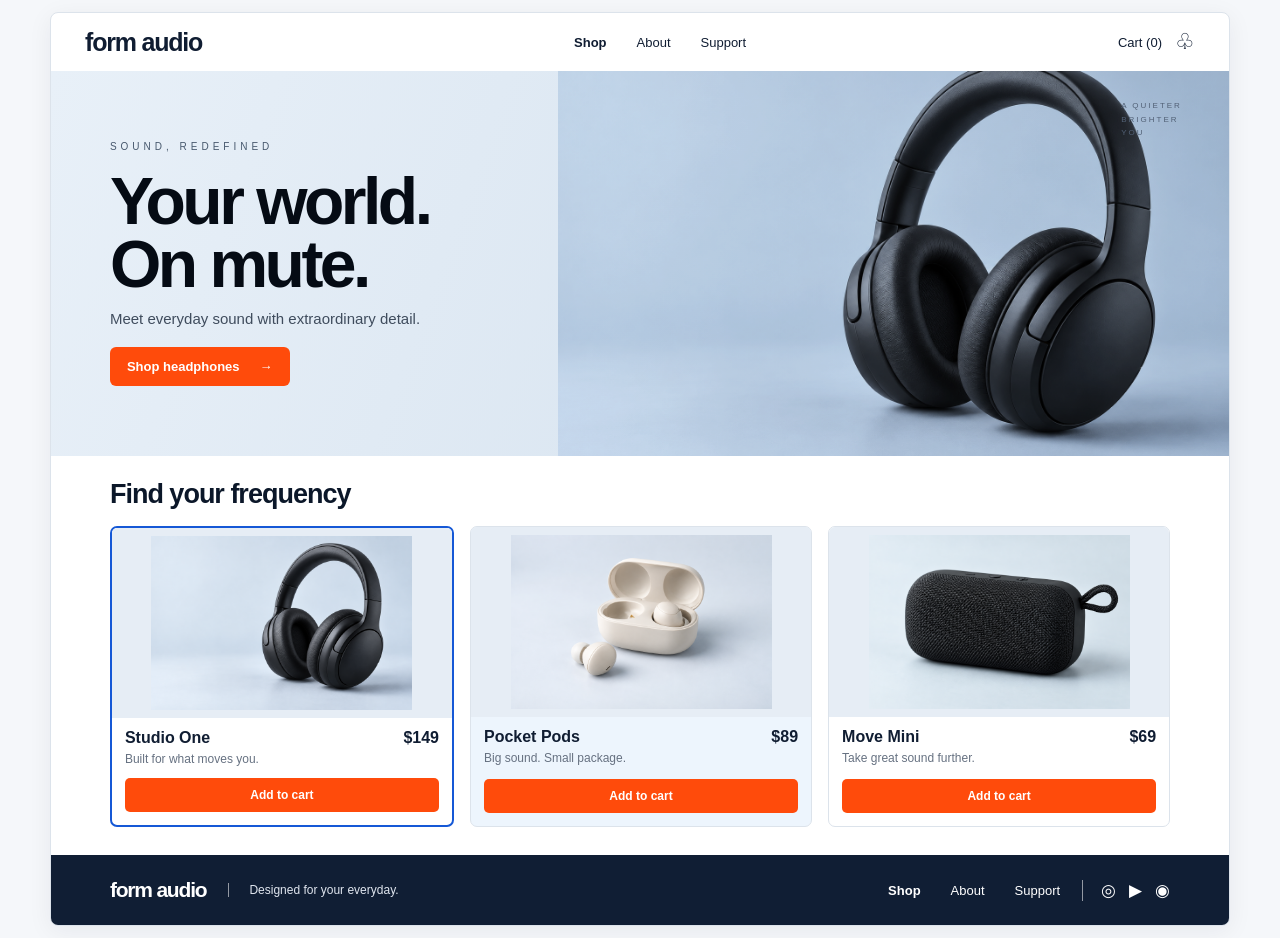
<file: week2/day4/Challenges/index.html>
<!DOCTYPE html>
<html lang="en">
<head>
  <meta charset="UTF-8">
  <meta name="viewport" content="width=device-width, initial-scale=1.0">
  <title>Form Audio | Sound, Redefined</title>
  <link rel="stylesheet" href="style.css">
</head>
<body>
<div class="store">
  <header class="site-header">
    <a class="brand" href="#">form audio</a>
    <nav aria-label="Main navigation" class="main-nav">
      <a href="#products">Shop</a><a href="#about">About</a><a href="#support">Support</a>
    </nav>
    <div class="cart">Cart (0) <span aria-hidden="true">♧</span></div>
  </header>
  <main>
    <section class="hero" aria-labelledby="hero-title">
      <div class="hero-copy">
        <p class="eyebrow">SOUND, REDEFINED</p>
        <h1 id="hero-title">Your world.<br>On mute.</h1>
        <p class="hero-description">Meet everyday sound with extraordinary detail.</p>
        <a class="shop-link" href="#products">Shop headphones <span aria-hidden="true">→</span></a>
      </div>
      <div class="hero-image"><img src="imgs/img3.png" alt="Black Form Audio over-ear headphones"></div>
      <p class="hero-note">A QUIETER<br>BRIGHTER<br>YOU</p>
    </section>
    <section class="products-section" id="products" aria-labelledby="products-title">
      <h2 id="products-title">Find your frequency</h2>
      <div class="product-grid">
        <article class="product-card featured">
          <div class="product-image"><img src="imgs/img3.png" alt="Studio One black over-ear headphones"></div>
          <div class="product-info"><div class="product-heading"><h3>Studio One</h3><p class="price">$149</p></div><p class="product-description">Built for what moves you.</p><button type="button">Add to cart</button></div>
        </article>
        <article class="product-card">
          <div class="product-image"><img src="imgs/img1.png" alt="Pocket Pods wireless earbuds and charging case"></div>
          <div class="product-info"><div class="product-heading"><h3>Pocket Pods</h3><p class="price">$89</p></div><p class="product-description">Big sound. Small package.</p><button type="button">Add to cart</button></div>
        </article>
        <article class="product-card">
          <div class="product-image"><img src="imgs/img2.png" alt="Move Mini compact black portable speaker"></div>
          <div class="product-info"><div class="product-heading"><h3>Move Mini</h3><p class="price">$69</p></div><p class="product-description">Take great sound further.</p><button type="button">Add to cart</button></div>
        </article>
      </div>
    </section>
  </main>
  <footer class="site-footer" id="about">
    <a class="footer-brand" href="#">form audio</a><p>Designed for your everyday.</p>
    <nav id="support" aria-label="Footer navigation"><a href="#products">Shop</a><a href="#about">About</a><a href="#support">Support</a></nav>
    <div class="social-links"><a href="#" aria-label="Instagram">◎</a><a href="#" aria-label="YouTube">▶</a><a href="#" aria-label="Spotify">◉</a></div>
  </footer>
</div>
</body>
</html>
</file>
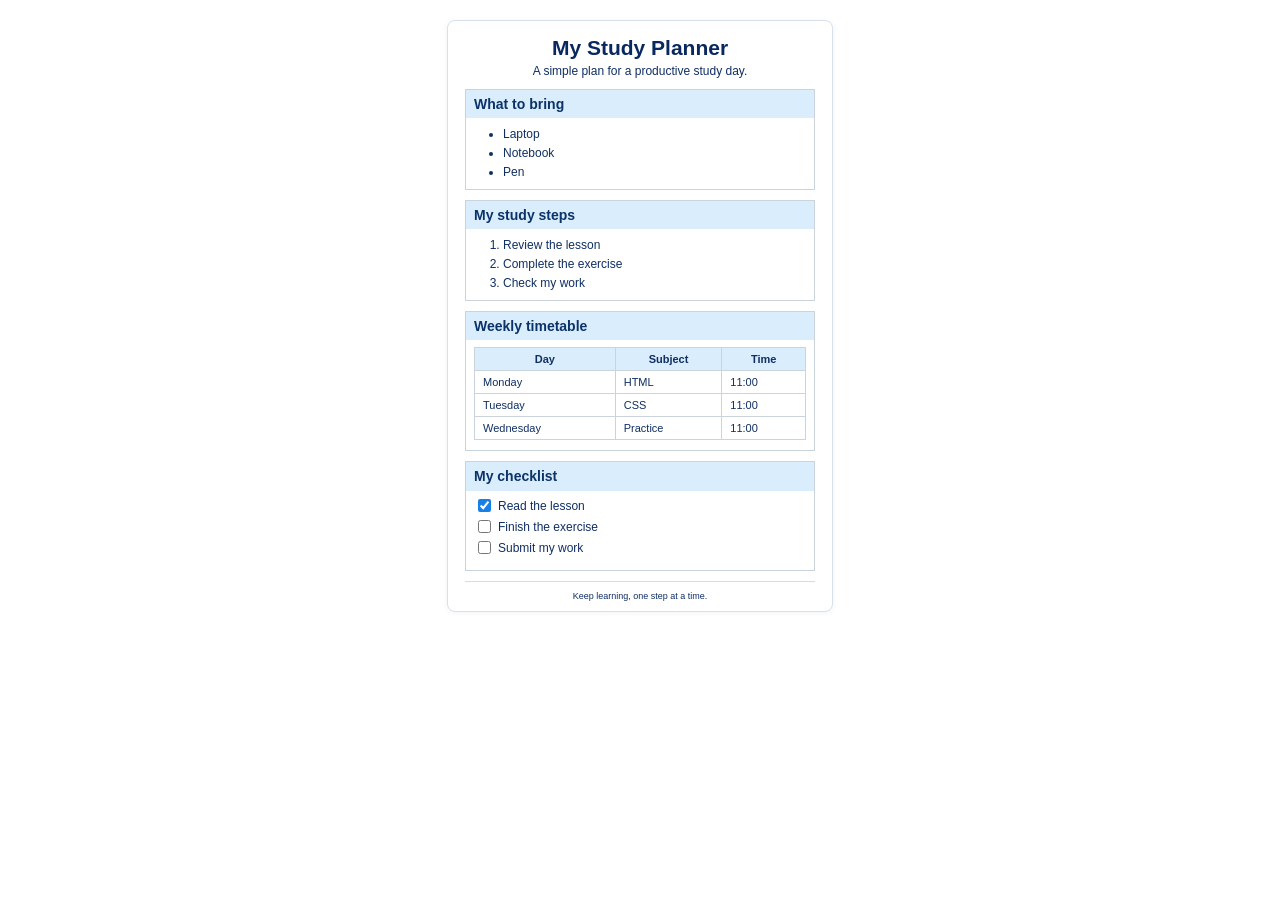
<file: week2/day4/Exercises/index.html>
<!DOCTYPE html>
<html lang="en">
<head>
    <meta charset="UTF-8">
    <meta name="viewport" content="width=device-width, initial-scale=1.0">
    <title>My Study Planner</title>
    <link rel="stylesheet" href="style.css">
</head>
<body>
    <div class="planner">
        <header class="page-header">
            <h1>My Study Planner</h1>
            <p>A simple plan for a productive study day.</p>
        </header>

        <main>
            <section class="planner-section">
                <h2>What to bring</h2>
                <ul>
                    <li>Laptop</li>
                    <li>Notebook</li>
                    <li>Pen</li>
                </ul>
            </section>

            <section class="planner-section">
                <h2>My study steps</h2>
                <ol>
                    <li>Review the lesson</li>
                    <li>Complete the exercise</li>
                    <li>Check my work</li>
                </ol>
            </section>

            <section class="planner-section">
                <h2>Weekly timetable</h2>
                <table>
                    <thead>
                        <tr>
                            <th>Day</th>
                            <th>Subject</th>
                            <th>Time</th>
                        </tr>
                    </thead>
                    <tbody>
                        <tr>
                            <td>Monday</td>
                            <td>HTML</td>
                            <td>11:00</td>
                        </tr>
                        <tr>
                            <td>Tuesday</td>
                            <td>CSS</td>
                            <td>11:00</td>
                        </tr>
                        <tr>
                            <td>Wednesday</td>
                            <td>Practice</td>
                            <td>11:00</td>
                        </tr>
                    </tbody>
                </table>
            </section>

            <section class="planner-section checklist">
                <h2>My checklist</h2>
                <div class="check-item">
                    <input type="checkbox" id="read-lesson" checked>
                    <label for="read-lesson">Read the lesson</label>
                </div>
                <div class="check-item">
                    <input type="checkbox" id="finish-exercise">
                    <label for="finish-exercise">Finish the exercise</label>
                </div>
                <div class="check-item">
                    <input type="checkbox" id="submit-work">
                    <label for="submit-work">Submit my work</label>
                </div>
            </section>
        </main>

        <footer>
            <p>Keep learning, one step at a time.</p>
        </footer>
    </div>
</body>
</html>
</file>
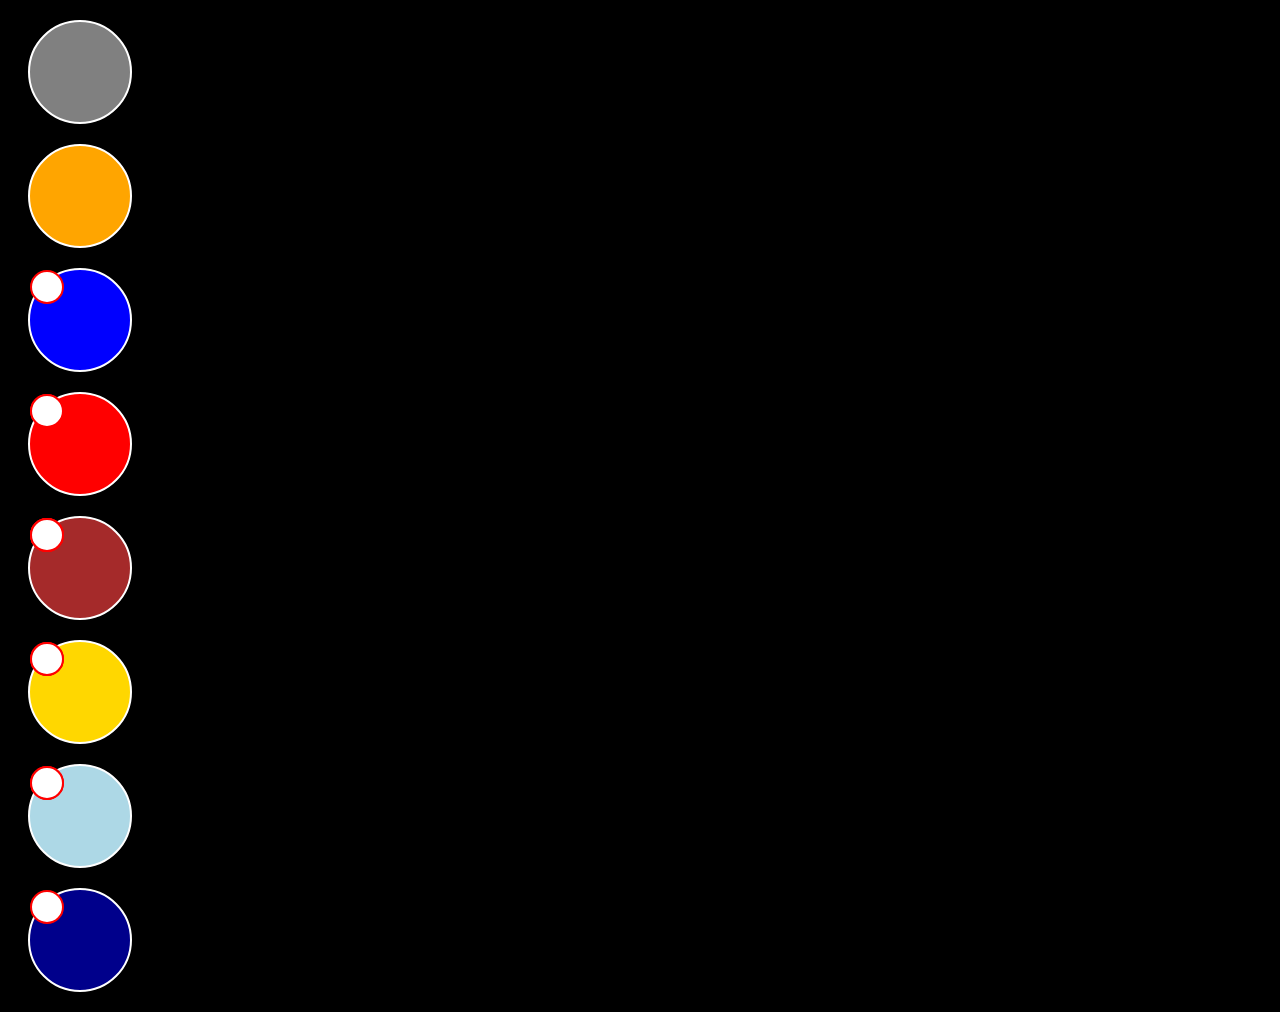
<file: week3/day1/Challenges/index.html>
<!DOCTYPE html>
<html>
<head>
    <title>Solar System</title>
    <style>
        body {
            background-color: black;
        }

        .planet {
            width: 100px;
            height: 100px;
            border-radius: 50%;
            position: relative;
            margin: 20px;
            border: 2px solid white;
        }

        .moon {
            position: absolute;
            width: 30px;
            height: 30px;
            border-radius: 50%;
            background: white;
            border: 2px solid red;
        }
    </style>
</head>
<body>

    <section class="listPlanets"></section>

    <script src="challenge.js"></script>

</body>
</html>
</file>
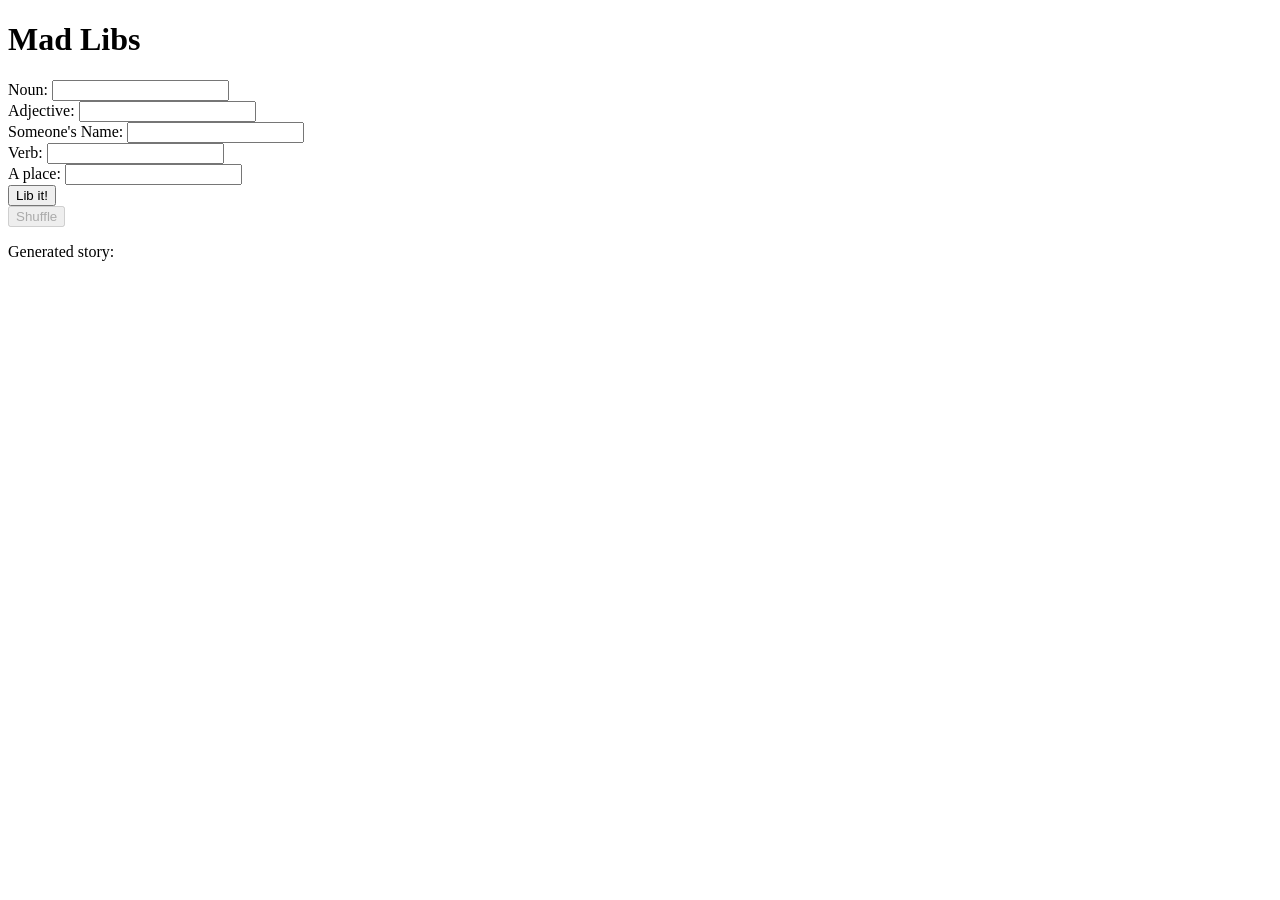
<file: week3/day2/Challenges/index.html>
<!DOCTYPE html>
<html>
<head>
    <meta charset="utf-8" />
    <title>Challenge: Mad Libs</title>
</head>
<body>

    <h1>Mad Libs</h1>

    <form id="libform">

        <label for="noun">Noun:</label>
        <input type="text" id="noun"><br>

        <label for="adjective">Adjective:</label>
        <input type="text" id="adjective"><br>

        <label for="person">Someone's Name:</label>
        <input type="text" id="person"><br>

        <label for="verb">Verb:</label>
        <input type="text" id="verb"><br>

        <label for="place">A place:</label>
        <input type="text" id="place"><br>

        <button id="lib-button" type="submit">Lib it!</button>

    </form>

    <button id="shuffle-button" type="button" disabled>
        Shuffle
    </button>

    <p>
        Generated story:
        <span id="story"></span>
    </p>

    <script src="challenge.js"></script>

</body>
</html>
</file>
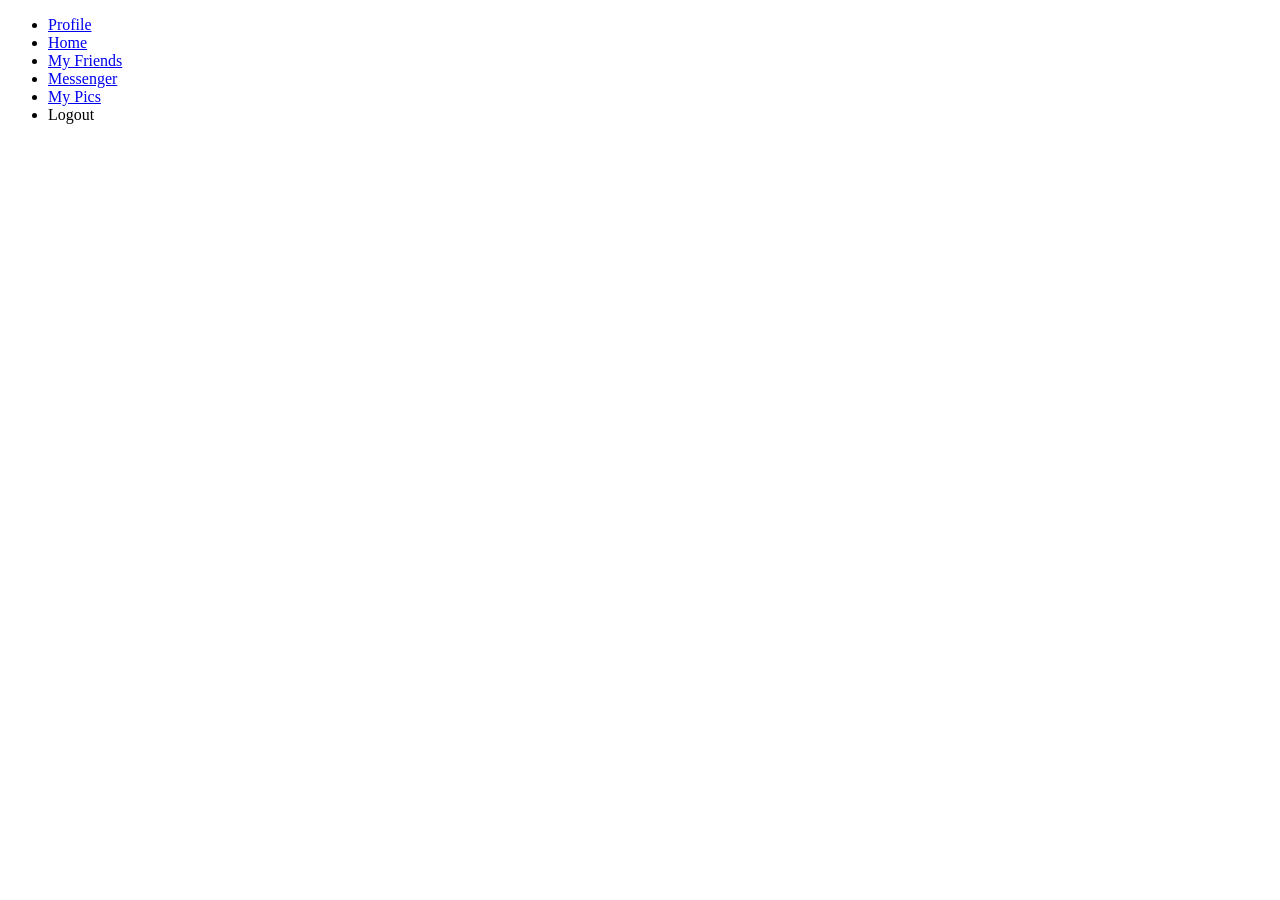
<file: week3/day1/Exercises/navbar/index.html>
<!DOCTYPE html>
<html>
<head>
    <title>Exercise 6 - Navbar</title>
</head>
<body>

    <div id="navBar">
        <ul>
            <li><a href="#">Profile</a></li>
            <li><a href="#">Home</a></li>
            <li><a href="#">My Friends</a></li>
            <li><a href="#">Messenger</a></li>
            <li><a href="#">My Pics</a></li>
        </ul>
    </div>

    <script src="exercise.js"></script>
</body>
</html>
</file>
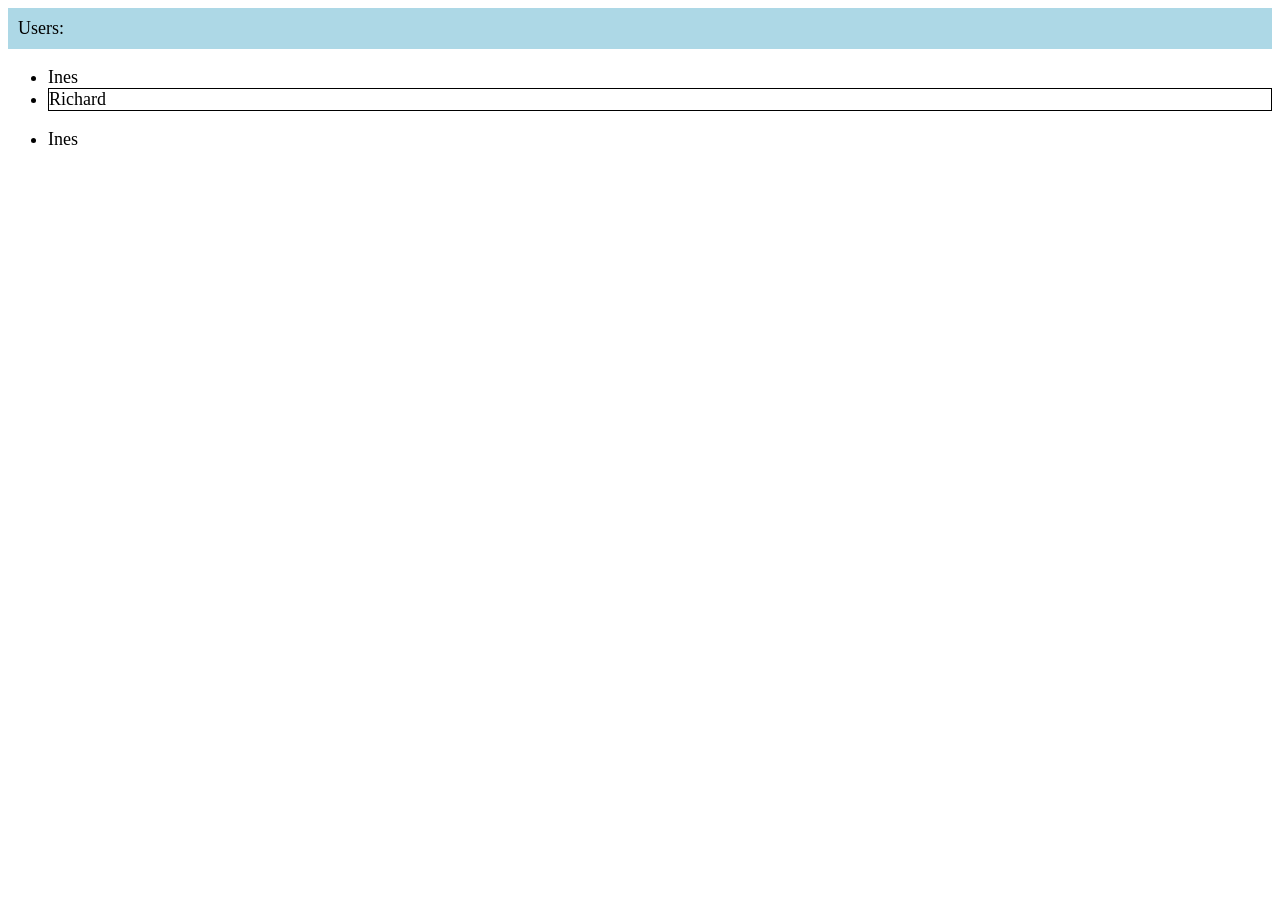
<file: week3/day1/Exercises/Users/index.html>
<!DOCTYPE html>
<html>
<head>
    <title>Exercise 5 - Users</title>
</head>
<body>

    <div id="container">Users:</div>

    <ul class="list">
        <li>John</li>
        <li>Pete</li>
    </ul>

    <ul class="list">
        <li>David</li>
        <li>Sarah</li>
        <li>Dan</li>
    </ul>

    <script src="exercise.js"></script>
</body>
</html>
</file>
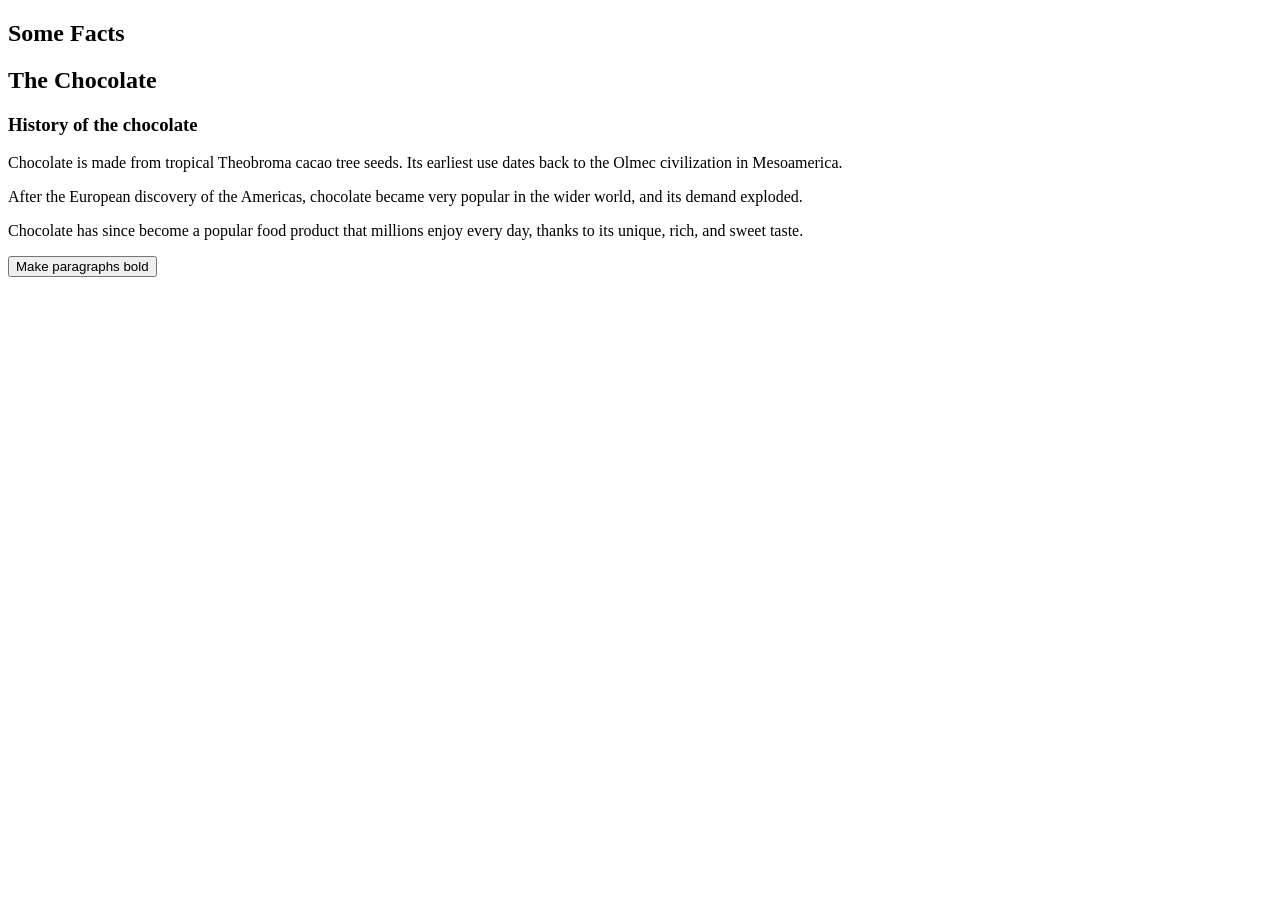
<file: week3/day2/Exercises/exercise1/index.html>
<!DOCTYPE html>
<html>
<head>
    <title>Exercise 1 - Change Article</title>
</head>
<body>

    <article>
        <h1>Some Facts</h1>
        <h2>The Chocolate</h2>
        <h3>History of the chocolate</h3>

        <p>
            Chocolate is made from tropical Theobroma cacao tree seeds.
            Its earliest use dates back to the Olmec civilization in Mesoamerica.
        </p>

        <p>
            After the European discovery of the Americas, chocolate became
            very popular in the wider world, and its demand exploded.
        </p>

        <p>
            Chocolate has since become a popular food product that millions enjoy every day,
            thanks to its unique, rich, and sweet taste.
        </p>

        <p>
            But what effect does eating chocolate have on our health?
        </p>
    </article>

    <button id="boldBtn">Make paragraphs bold</button>

    <script src="exercise.js"></script>
</body>
</html>
</file>
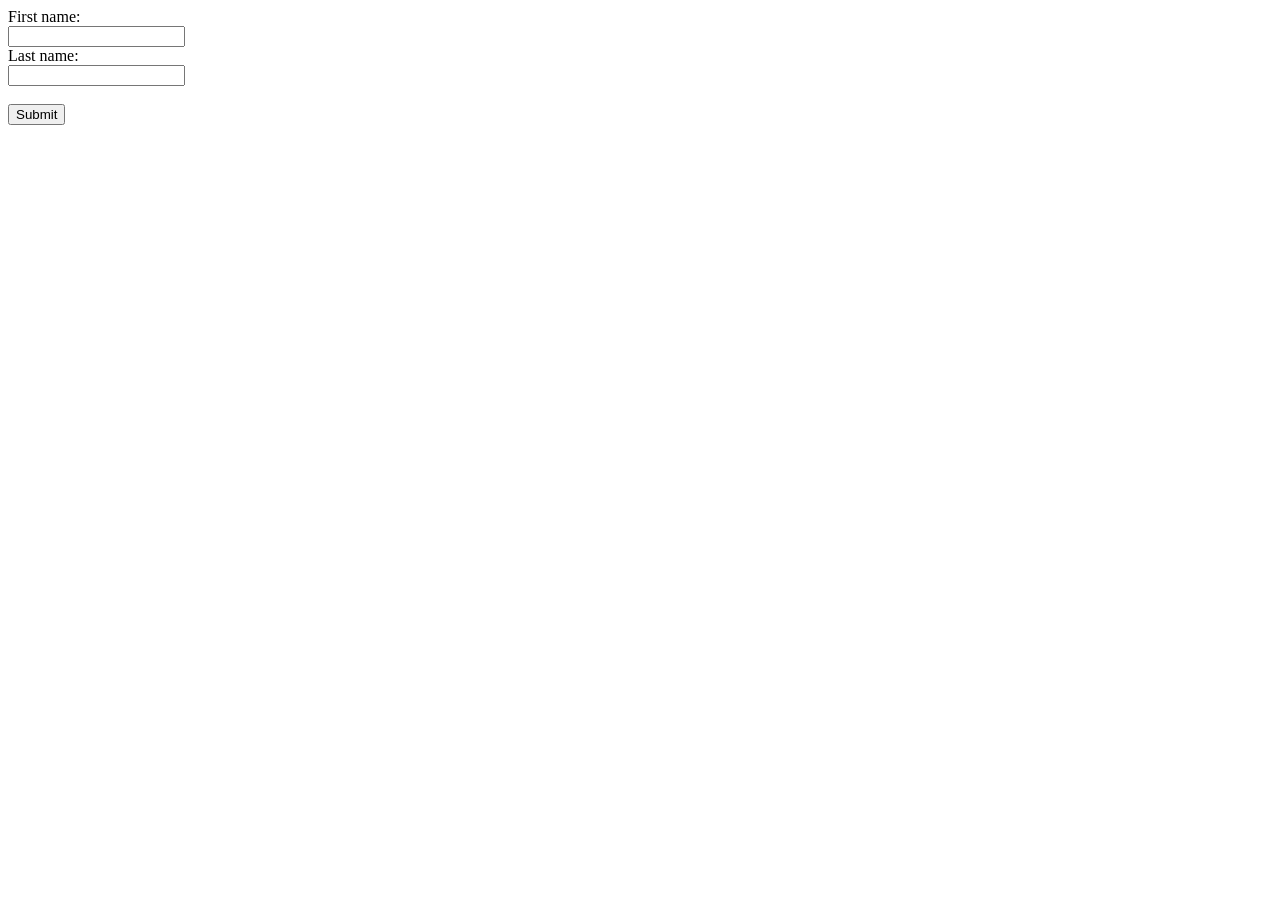
<file: week3/day2/Exercises/exercise2/index.html>
<!DOCTYPE html>
<html>
<head>
    <title>Exercise 2 - Forms</title>
</head>
<body>

    <form id="myForm">

        <label for="fname">First name:</label><br>
        <input type="text" id="fname" name="firstname"><br>

        <label for="lname">Last name:</label><br>
        <input type="text" id="lname" name="lastname"><br><br>

        <input type="submit" value="Submit" id="submit">

    </form>

    <ul class="usersAnswer"></ul>

    <script src="exercise.js"></script>
</body>
</html>
</file>
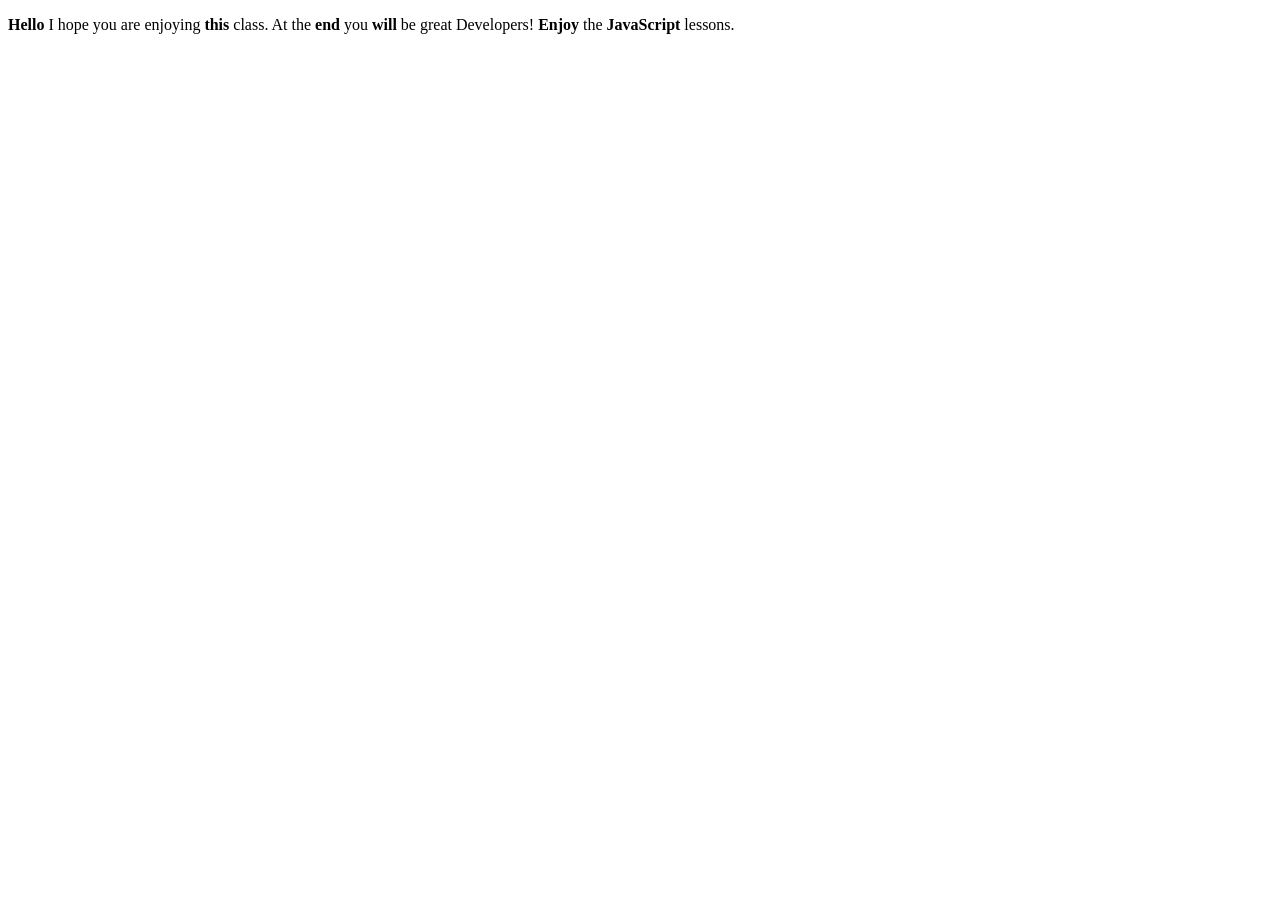
<file: week3/day2/Exercises/exercise3/index.html>
<!DOCTYPE html>
<html>
<head>
    <title>Exercise 3 - Transform Sentence</title>
</head>
<body>

    <p>
        <strong>Hello</strong> I hope you are enjoying
        <strong>this</strong> class. At the
        <strong>end</strong> you <strong>will</strong>
        be great Developers!
        <strong>Enjoy</strong> the
        <strong>JavaScript</strong> lessons.
    </p>

    <script src="exercise.js"></script>
</body>
</html>
</file>
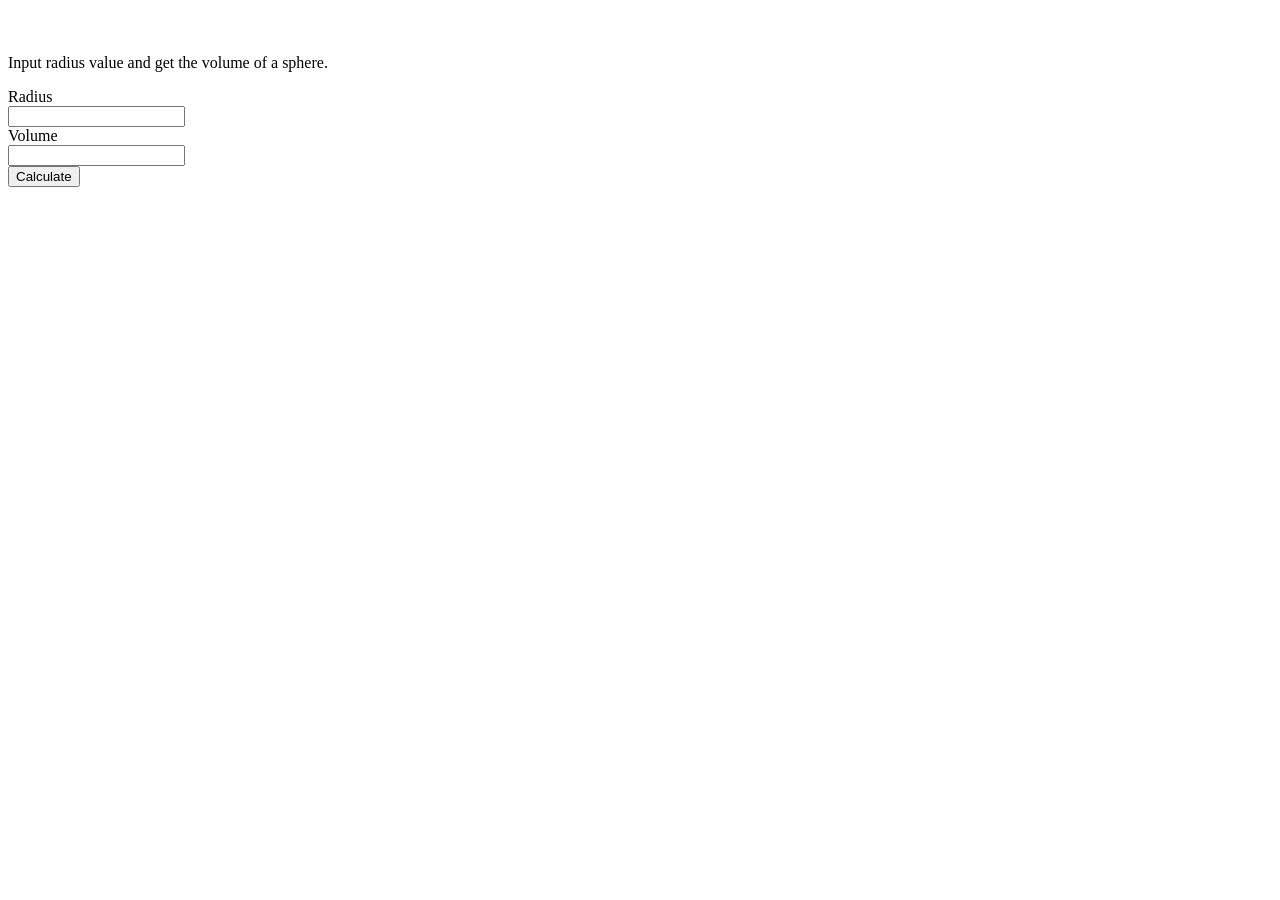
<file: week3/day2/Exercises/exercise4/index.html>
<!DOCTYPE html>
<html lang="en">
<head>
    <meta charset="utf-8">
    <title>Volume of a Sphere</title>

    <style>
        body {
            padding-top: 30px;
        }

        label, input {
            display: block;
        }
    </style>
</head>

<body>

    <p>Input radius value and get the volume of a sphere.</p>

    <form id="MyForm">

        <label for="radius">Radius</label>
        <input type="number" name="radius" id="radius" min="0" step="any" required>

        <label for="volume">Volume</label>
        <input type="text" name="volume" id="volume" readonly>

        <input type="submit" value="Calculate" id="submit">

    </form>

    <script src="exercise.js"></script>
</body>
</html>
</file>
<file: week2/day4/Challenges/style.css>
* {
    box-sizing: border-box;
}

:root {
    --ink: #101d32;
    --muted: #667181;
    --line: #dce3eb;
    --orange: #ff4b0b;
}

html {
    scroll-behavior: smooth;
}

body {
    margin: 0;
    padding: 12px;
    background: #f5f7fa;
    color: var(--ink);
    font-family: Arial, Helvetica, sans-serif;
}

.store {
    max-width: 1180px;
    margin: auto;
    overflow: hidden;
    background: #fff;
    border: 1px solid var(--line);
    border-radius: 8px;
    box-shadow: 0 5px 24px #101d3210;
}


.site-header {
    min-height: 58px;
    display: flex;
    align-items: center;
    justify-content: space-between;
    gap: 24px;
    padding: 0 34px;
}

.brand,
.footer-brand {
    color: var(--ink);
    font-size: 25px;
    font-weight: 800;
    letter-spacing: -1.2px;
    text-decoration: none;
}

.main-nav,
.site-footer nav {
    display: flex;
    align-items: center;
    gap: 30px;
}

.main-nav a,
.site-footer nav a {
    color: var(--ink);
    font-size: 13px;
    text-decoration: none;
    transition: color 0.16s;
}


.main-nav a:hover,
.site-footer nav a:hover {
    color: var(--orange);
}

.cart {
    display: flex;
    align-items: center;
    gap: 13px;
    font-size: 13px;
}

.cart span {
    font-size: 22px;
}



.hero {
    min-height: 385px;
    position: relative;
    display: flex;
    align-items: center;
    overflow: hidden;
    padding: 38px 5%;
    background: linear-gradient(
        110deg,
        #e8f0f8,
        #dce7f2 52%,
        #cbd8e5
    );
}

.hero-copy {
    position: relative;
    z-index: 2;
    width: 51%;
}

.eyebrow {
    margin: 0 0 18px;
    color: #47586d;
    font-size: 10px;
    letter-spacing: 4px;
}

.hero h1 {
    margin: 0;
    color: #050b14;
    font-size: clamp(42px, 5.2vw, 66px);
    line-height: 0.96;
    letter-spacing: -3.5px;
}

.hero-description {
    margin: 14px 0 20px;
    color: #3f4c5d;
    font-size: 15px;
}



.shop-link {
    display: inline-flex;
    align-items: center;
    gap: 20px;
    padding: 12px 17px;
    border-radius: 6px;
    background: var(--orange);
    color: white;
    font-size: 13px;
    text-decoration: none;
    transition: background 0.16s, transform 0.16s;
}

.shop-link:hover {
    background: #e83d00;
    transform: translateY(-2px);
}


a[href="#products"] {
    font-weight: 600;
}



.hero-image {
    position: absolute;
    top: 0;
    right: 0;
    width: 57%;
    height: 100%;
}

.hero-image img {
    width: 100%;
    height: 100%;
    object-fit: cover;
    object-position: center;
    mix-blend-mode: multiply;
}

.hero-note {
    position: absolute;
    top: 28px;
    right: 4%;
    z-index: 2;
    margin: 0;
    color: #526176;
    font-size: 8px;
    line-height: 1.7;
    letter-spacing: 2px;
}


.products-section {
    padding: 23px 5% 28px;
}

.products-section h2 {
    margin: 0 0 16px;
    color: #0b1729;
    font-size: 27px;
    letter-spacing: -1px;
}



.product-grid {
    display: flex;
    gap: 16px;
    align-items: stretch;
}



.product-card {
    flex: 1 1 0;
    min-width: 0;
    display: flex;
    flex-direction: column;
    overflow: hidden;
    border: 1px solid var(--line);
    border-radius: 7px;
    background: #fff;
}



.product-card.featured {
    border: 2px solid #1558d6;
}



.product-card:nth-child(2) {
    background: #edf5fd;
}



.product-image {
    height: 190px;
    display: flex;
    align-items: center;
    justify-content: center;
    padding: 8px;
    background: #e6edf5;
}

.product-image img {
    display: block;
    width: 100%;
    height: 100%;
    object-fit: contain;
}



.product-info {
    flex: 1;
    display: flex;
    flex-direction: column;
    padding: 11px 13px 13px;
}

.product-heading {
    display: flex;
    align-items: baseline;
    justify-content: space-between;
    gap: 10px;
}

.product-heading h3,
.price {
    margin: 0;
    color: #101d32;
    font-size: 16px;
    font-weight: 700;
}

.price {
    white-space: nowrap;
}



.product-info > .product-description {
    margin: 5px 0 12px;
    color: var(--muted);
    font-size: 12px;
}



.product-card button {
    width: 100%;
    margin-top: auto;
    padding: 10px 12px;
    border: 0;
    border-radius: 5px;
    background: var(--orange);
    color: #fff;
    font: inherit;
    font-size: 12px;
    font-weight: 700;
    cursor: pointer;
    transition: background 0.16s, transform 0.16s;
}

.product-card button:hover {
    background: #e83d00;
    transform: translateY(-2px);
}




.site-footer {
    min-height: 70px;
    display: flex;
    align-items: center;
    justify-content: space-between;
    gap: 22px;
    padding: 15px 5%;
    background: #101e34;
    color: white;
}

.footer-brand {
    color: white;
    font-size: 21px;
}

.site-footer > p {
    margin: 0 auto 0 0;
    padding-left: 20px;
    border-left: 1px solid #ffffff8c;
    color: #e0e6ef;
    font-size: 12px;
}

.site-footer nav a,
.social-links a {
    color: white;
}

.social-links {
    display: flex;
    gap: 13px;
    padding-left: 18px;
    border-left: 1px solid #ffffff8c;
}

.social-links a {
    font-size: 17px;
    text-decoration: none;
}




@media (max-width: 760px) {

    body {
        padding: 0;
    }

    .store {
        border-radius: 0;
    }

    .site-header {
        flex-wrap: wrap;
        padding: 15px 20px;
    }

    .main-nav {
        order: 3;
        width: 100%;
        justify-content: center;
        gap: 24px;
    }

    .hero {
        min-height: 540px;
        align-items: flex-start;
        padding: 35px 24px;
    }

    .hero-copy {
        width: 100%;
    }

    .hero h1 {
        font-size: clamp(43px, 11vw, 60px);
    }

    .hero-image {
        top: auto;
        bottom: 0;
        width: 100%;
        height: 54%;
    }

    .hero-note {
        display: none;
    }

    .products-section {
        padding: 25px 20px;
    }

    .product-grid {
        flex-direction: column;
    }

    .product-image {
        height: 220px;
    }

    .site-footer {
        flex-wrap: wrap;
        padding: 20px;
    }

    .site-footer > p {
        margin-right: 0;
    }
}



@media (max-width: 430px) {

    .cart {
        font-size: 12px;
    }

    .brand {
        font-size: 22px;
    }

    .site-footer nav {
        order: 3;
        width: 100%;
        justify-content: space-between;
        gap: 10px;
    }
}
</file>
<file: week2/day4/Exercises/style.css>
* {
    box-sizing: border-box;
}

body {
    margin: 0;
    padding: 20px 12px;
    font-family: Arial, sans-serif;
    color: #102f63;
    background-color: #ffffff;
}

.planner {
    width: 100%;
    max-width: 386px;
    margin: 0 auto;
    padding: 14px 17px 10px;
    border: 1px solid #d8e0e9;
    border-radius: 8px;
    box-shadow: 0 1px 5px rgba(16, 47, 99, 0.06);
}

.page-header {
    text-align: center;
    margin-bottom: 11px;
}

.page-header h1 {
    margin: 0 0 4px;
    font-size: 21px;
    line-height: 1.2;
    color: #08285f;
}

.page-header p {
    margin: 0;
    font-size: 12px;
}

.planner-section {
    margin: 0 0 10px;
    border: 1px solid #cbd3dc;
}

.planner-section h2 {
    margin: 0;
    padding: 5px 8px;
    background-color: #d9edfc;
    color: #0b3269;
    font-size: 14px;
    line-height: 1.3;
}

.planner-section ul,
.planner-section ol {
    margin: 7px 0 8px;
    padding-left: 37px;
    font-size: 12px;
    line-height: 1.55;
}

.planner-section table {
    width: calc(100% - 16px);
    margin: 7px 8px 10px;
    border-collapse: collapse;
    font-size: 11px;
}

.planner-section th,
.planner-section td {
    border: 1px solid #cbd3dc;
    padding: 5px 8px;
    text-align: left;
}

.planner-section th {
    background-color: #d9edfc;
    text-align: center;
    font-weight: bold;
}

.checklist {
    padding-bottom: 8px;
}

.check-item {
    display: flex;
    align-items: center;
    gap: 7px;
    margin: 7px 12px;
    font-size: 12px;
}

.check-item:first-of-type {
    margin-top: 8px;
}

.check-item input {
    width: 13px;
    height: 13px;
    margin: 0;
    accent-color: #1680e8;
}

.check-item label {
    cursor: pointer;
}

footer {
    border-top: 1px solid #d5dce4;
    padding-top: 9px;
    margin-top: 2px;
    text-align: center;
    font-size: 9px;
}

footer p {
    margin: 0;
}
</file>
